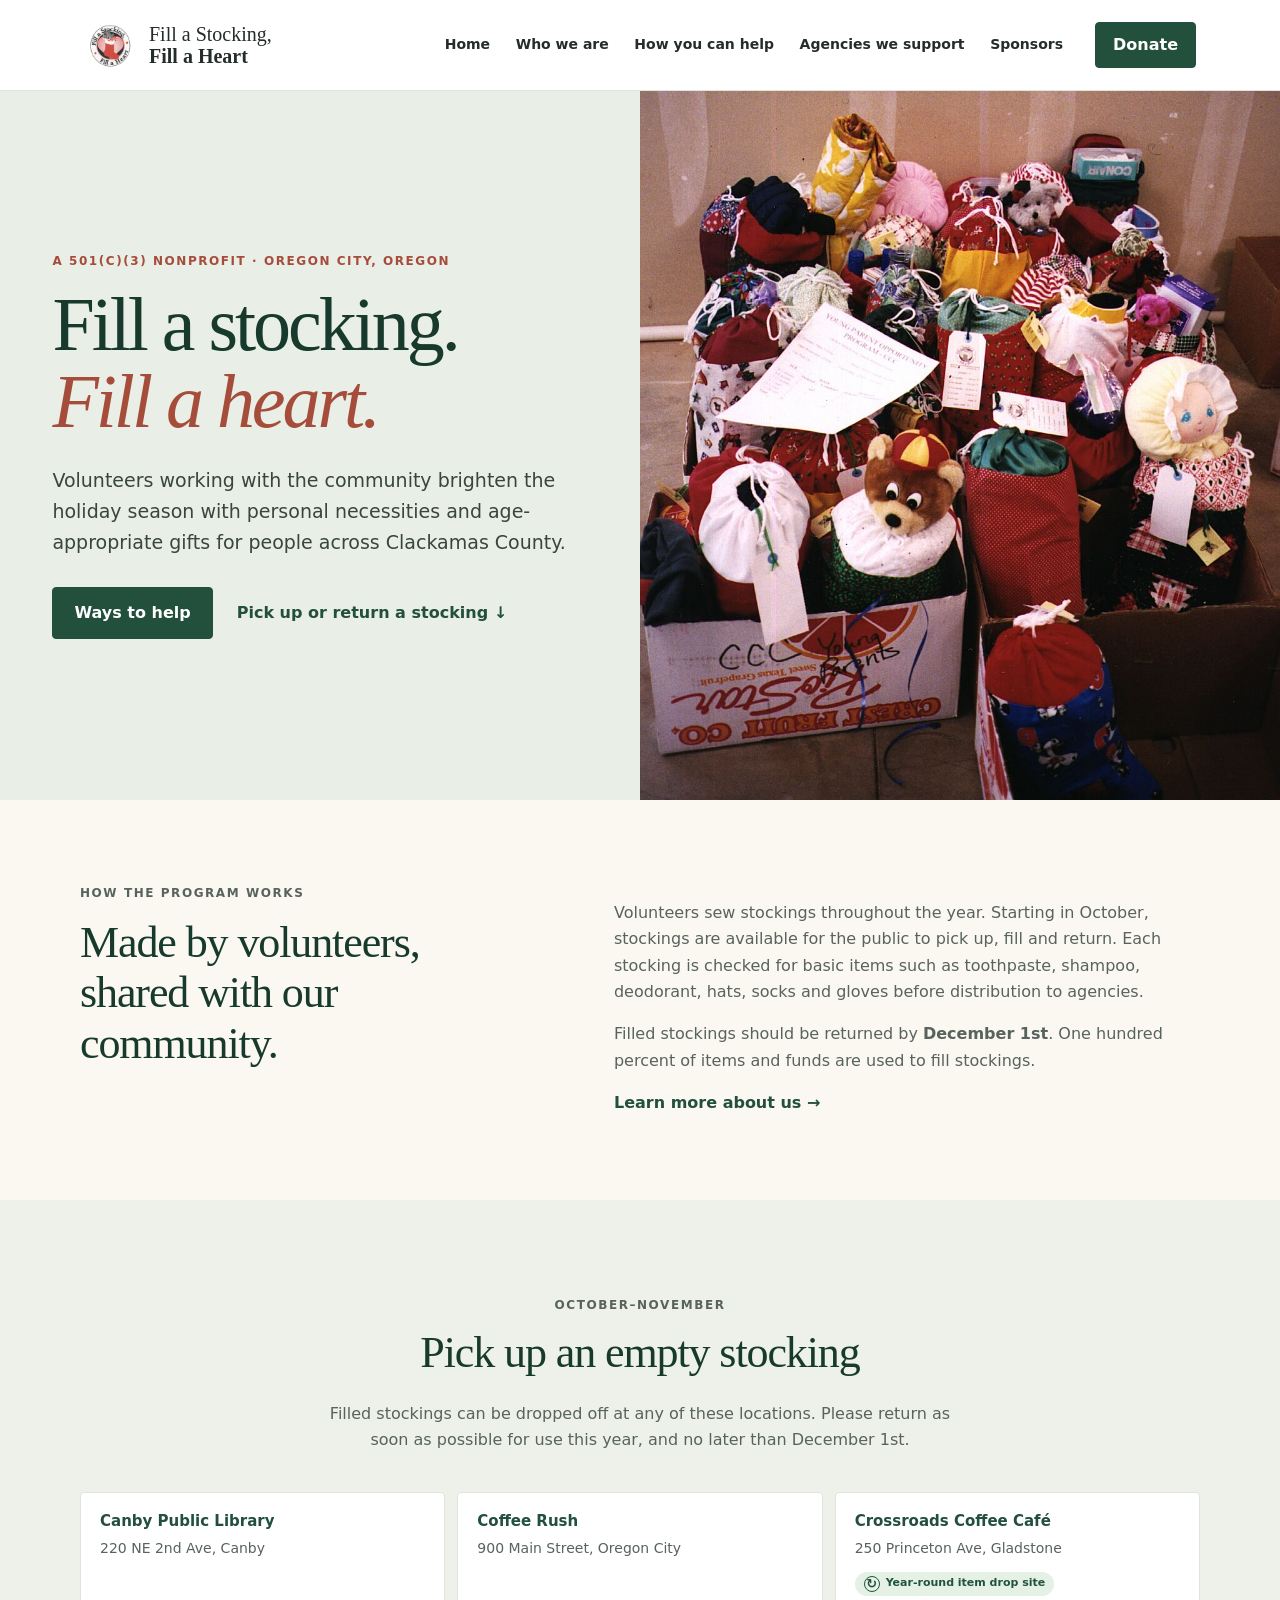
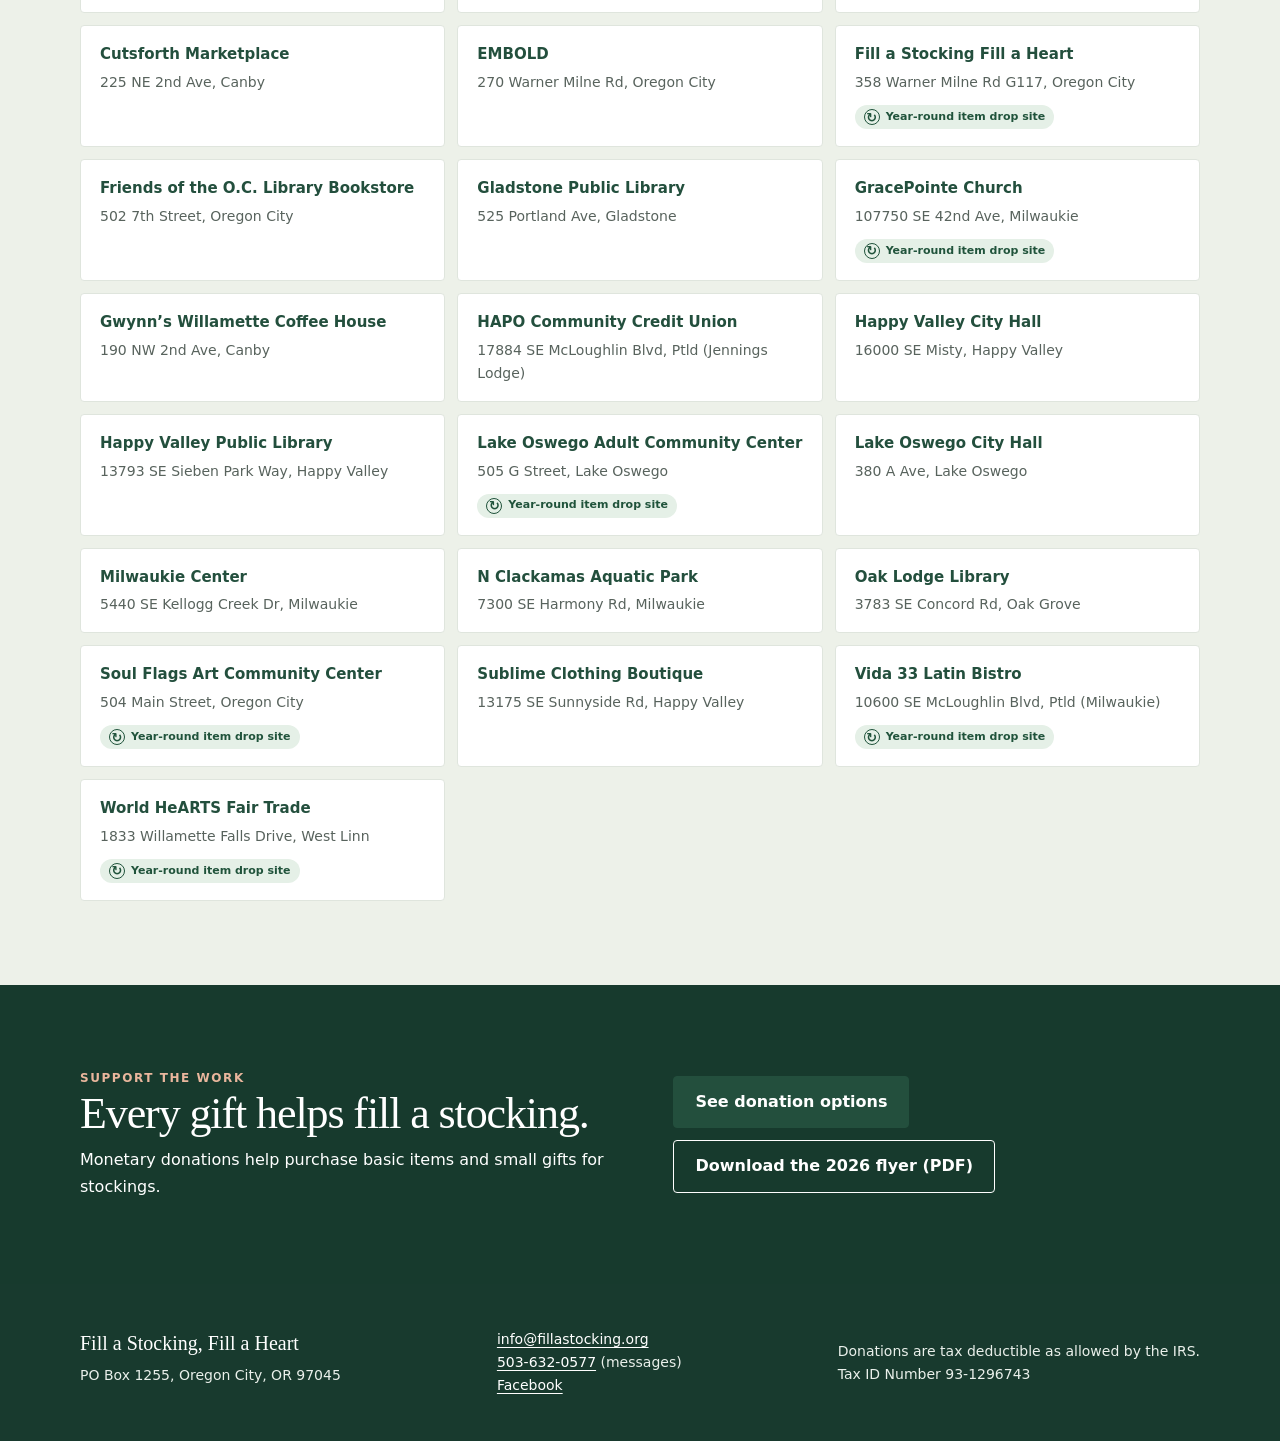
<file: index.html>
<!doctype html><html lang="en"><head><meta charset="utf-8"><meta name="viewport" content="width=device-width, initial-scale=1"><meta name="description" content="Fill a Stocking, Fill a Heart fills and distributes handmade Christmas stockings to agencies in Clackamas County."><title>Home | Fill a Stocking, Fill a Heart</title><link rel="stylesheet" href="css/site.css"></head><body><a class="skip-link" href="#main">Skip to content</a>
<header class="site-header">
  <div class="header-inner">
    <a class="identity" href="index.html"><img src="img/Logo-small.gif" alt=""><span>Fill a Stocking,<br><strong>Fill a Heart</strong></span></a>
    <button class="menu-toggle" type="button" aria-expanded="false" aria-controls="site-nav">Menu</button>
    <nav id="site-nav" aria-label="Main navigation"><a href="index.html">Home</a><a href="about.html">Who we are</a><a href="donateitems.html">How you can help</a><a href="agencies.html">Agencies we support</a><a href="sponsors.html">Sponsors</a></nav>
    <a class="button button-small" href="donateitems.html#donate">Donate</a>
  </div>
</header><main id="main"><section class="hero"><div class="hero-content"><p class="eyebrow">A 501(c)(3) nonprofit · Oregon City, Oregon</p><h1>Fill a stocking.<br><em>Fill a heart.</em></h1><p class="hero-copy">Volunteers working with the community brighten the holiday season with personal necessities and age-appropriate gifts for people across Clackamas County.</p><div class="actions"><a class="button" href="donateitems.html">Ways to help</a><a class="text-link" href="#stocking-locations">Pick up or return a stocking <span aria-hidden="true">↓</span></a></div></div><img class="hero-image" src="img/stockings.jpg" alt="Handmade Christmas stockings"></section>
<section class="section intro-grid"><div><p class="eyebrow">How the program works</p><h2>Made by volunteers, shared with our community.</h2></div><div><p>Volunteers sew stockings throughout the year. Starting in October, stockings are available for the public to pick up, fill and return. Each stocking is checked for basic items such as toothpaste, shampoo, deodorant, hats, socks and gloves before distribution to agencies.</p><p>Filled stockings should be returned by <strong>December 1st</strong>. One hundred percent of items and funds are used to fill stockings.</p><a class="text-link" href="about.html">Learn more about us →</a></div></section>
<section class="section section-tint" id="stocking-locations"><div class="section-heading"><p class="eyebrow">October–November</p><h2>Pick up an empty stocking</h2><p>Filled stockings can be dropped off at any of these locations. Please return as soon as possible for use this year, and no later than December 1st.</p></div><div class="location-grid"><article class="location"><h3><a href="https://www.google.com/maps/search/?api=1&query=220%20NE%202nd%20Ave%2C%20Canby" target="_blank" rel="noopener noreferrer" aria-label="Find Canby Public Library on Google Maps">Canby Public Library</a></h3><p>220 NE 2nd Ave, Canby</p></article><article class="location"><h3><a href="https://www.google.com/maps/search/?api=1&query=900%20Main%20Street%2C%20Oregon%20City" target="_blank" rel="noopener noreferrer" aria-label="Find Coffee Rush on Google Maps">Coffee Rush</a></h3><p>900 Main Street, Oregon City</p></article><article class="location"><h3><a href="https://www.google.com/maps/search/?api=1&query=250%20Princeton%20Ave%2C%20Gladstone" target="_blank" rel="noopener noreferrer" aria-label="Find Crossroads Coffee Café on Google Maps">Crossroads Coffee Café</a></h3><p>250 Princeton Ave, Gladstone</p><span class="year-round-badge"><span aria-hidden="true">↻</span> Year-round item drop site</span></article><article class="location"><h3><a href="https://www.google.com/maps/search/?api=1&query=225%20NE%202nd%20Ave%2C%20Canby" target="_blank" rel="noopener noreferrer" aria-label="Find Cutsforth Marketplace on Google Maps">Cutsforth Marketplace</a></h3><p>225 NE 2nd Ave, Canby</p></article><article class="location"><h3><a href="https://www.google.com/maps/search/?api=1&query=270%20Warner%20Milne%20Rd%2C%20Oregon%20City" target="_blank" rel="noopener noreferrer" aria-label="Find EMBOLD on Google Maps">EMBOLD</a></h3><p>270 Warner Milne Rd, Oregon City</p></article><article class="location"><h3><a href="https://www.google.com/maps/search/?api=1&query=358%20Warner%20Milne%20Rd%20G117%2C%20Oregon%20City" target="_blank" rel="noopener noreferrer" aria-label="Find Fill a Stocking Fill a Heart on Google Maps">Fill a Stocking Fill a Heart</a></h3><p>358 Warner Milne Rd G117, Oregon City</p><span class="year-round-badge"><span aria-hidden="true">↻</span> Year-round item drop site</span></article><article class="location"><h3><a href="https://www.google.com/maps/search/?api=1&query=502%207th%20Street%2C%20Oregon%20City" target="_blank" rel="noopener noreferrer" aria-label="Find Friends of the O.C. Library Bookstore on Google Maps">Friends of the O.C. Library Bookstore</a></h3><p>502 7th Street, Oregon City</p></article><article class="location"><h3><a href="https://www.google.com/maps/search/?api=1&query=525%20Portland%20Ave%2C%20Gladstone" target="_blank" rel="noopener noreferrer" aria-label="Find Gladstone Public Library on Google Maps">Gladstone Public Library</a></h3><p>525 Portland Ave, Gladstone</p></article><article class="location"><h3><a href="https://www.google.com/maps/search/?api=1&query=107750%20SE%2042nd%20Ave%2C%20Milwaukie" target="_blank" rel="noopener noreferrer" aria-label="Find GracePointe Church on Google Maps">GracePointe Church</a></h3><p>107750 SE 42nd Ave, Milwaukie</p><span class="year-round-badge"><span aria-hidden="true">↻</span> Year-round item drop site</span></article><article class="location"><h3><a href="https://www.google.com/maps/search/?api=1&query=190%20NW%202nd%20Ave%2C%20Canby" target="_blank" rel="noopener noreferrer" aria-label="Find Gwynn’s Willamette Coffee House on Google Maps">Gwynn’s Willamette Coffee House</a></h3><p>190 NW 2nd Ave, Canby</p></article><article class="location"><h3><a href="https://www.google.com/maps/search/?api=1&query=17884%20SE%20McLoughlin%20Blvd%2C%20Ptld%20%28Jennings%20Lodge%29" target="_blank" rel="noopener noreferrer" aria-label="Find HAPO Community Credit Union on Google Maps">HAPO Community Credit Union</a></h3><p>17884 SE McLoughlin Blvd, Ptld (Jennings Lodge)</p></article><article class="location"><h3><a href="https://www.google.com/maps/search/?api=1&query=16000%20SE%20Misty%2C%20Happy%20Valley" target="_blank" rel="noopener noreferrer" aria-label="Find Happy Valley City Hall on Google Maps">Happy Valley City Hall</a></h3><p>16000 SE Misty, Happy Valley</p></article><article class="location"><h3><a href="https://www.google.com/maps/search/?api=1&query=13793%20SE%20Sieben%20Park%20Way%2C%20Happy%20Valley" target="_blank" rel="noopener noreferrer" aria-label="Find Happy Valley Public Library on Google Maps">Happy Valley Public Library</a></h3><p>13793 SE Sieben Park Way, Happy Valley</p></article><article class="location"><h3><a href="https://www.google.com/maps/search/?api=1&query=505%20G%20Street%2C%20Lake%20Oswego" target="_blank" rel="noopener noreferrer" aria-label="Find Lake Oswego Adult Community Center on Google Maps">Lake Oswego Adult Community Center</a></h3><p>505 G Street, Lake Oswego</p><span class="year-round-badge"><span aria-hidden="true">↻</span> Year-round item drop site</span></article><article class="location"><h3><a href="https://www.google.com/maps/search/?api=1&query=380%20A%20Ave%2C%20Lake%20Oswego" target="_blank" rel="noopener noreferrer" aria-label="Find Lake Oswego City Hall on Google Maps">Lake Oswego City Hall</a></h3><p>380 A Ave, Lake Oswego</p></article><article class="location"><h3><a href="https://www.google.com/maps/search/?api=1&query=5440%20SE%20Kellogg%20Creek%20Dr%2C%20Milwaukie" target="_blank" rel="noopener noreferrer" aria-label="Find Milwaukie Center on Google Maps">Milwaukie Center</a></h3><p>5440 SE Kellogg Creek Dr, Milwaukie</p></article><article class="location"><h3><a href="https://www.google.com/maps/search/?api=1&query=7300%20SE%20Harmony%20Rd%2C%20Milwaukie" target="_blank" rel="noopener noreferrer" aria-label="Find N Clackamas Aquatic Park on Google Maps">N Clackamas Aquatic Park</a></h3><p>7300 SE Harmony Rd, Milwaukie</p></article><article class="location"><h3><a href="https://www.google.com/maps/search/?api=1&query=3783%20SE%20Concord%20Rd%2C%20Oak%20Grove" target="_blank" rel="noopener noreferrer" aria-label="Find Oak Lodge Library on Google Maps">Oak Lodge Library</a></h3><p>3783 SE Concord Rd, Oak Grove</p></article><article class="location"><h3><a href="https://www.google.com/maps/search/?api=1&query=504%20Main%20Street%2C%20Oregon%20City" target="_blank" rel="noopener noreferrer" aria-label="Find Soul Flags Art Community Center on Google Maps">Soul Flags Art Community Center</a></h3><p>504 Main Street, Oregon City</p><span class="year-round-badge"><span aria-hidden="true">↻</span> Year-round item drop site</span></article><article class="location"><h3><a href="https://www.google.com/maps/search/?api=1&query=13175%20SE%20Sunnyside%20Rd%2C%20Happy%20Valley" target="_blank" rel="noopener noreferrer" aria-label="Find Sublime Clothing Boutique on Google Maps">Sublime Clothing Boutique</a></h3><p>13175 SE Sunnyside Rd, Happy Valley</p></article><article class="location"><h3><a href="https://www.google.com/maps/search/?api=1&query=10600%20SE%20McLoughlin%20Blvd%2C%20Ptld%20%28Milwaukie%29" target="_blank" rel="noopener noreferrer" aria-label="Find Vida 33 Latin Bistro on Google Maps">Vida 33 Latin Bistro</a></h3><p>10600 SE McLoughlin Blvd, Ptld (Milwaukie)</p><span class="year-round-badge"><span aria-hidden="true">↻</span> Year-round item drop site</span></article><article class="location"><h3><a href="https://www.google.com/maps/search/?api=1&query=1833%20Willamette%20Falls%20Drive%2C%20West%20Linn" target="_blank" rel="noopener noreferrer" aria-label="Find World HeARTS Fair Trade on Google Maps">World HeARTS Fair Trade</a></h3><p>1833 Willamette Falls Drive, West Linn</p><span class="year-round-badge"><span aria-hidden="true">↻</span> Year-round item drop site</span></article></div></section>
<section class="section callout"><div><p class="eyebrow">Support the work</p><h2>Every gift helps fill a stocking.</h2><p>Monetary donations help purchase basic items and small gifts for stockings.</p></div><div class="callout-actions"><a class="button" href="donateitems.html#donate">See donation options</a><a class="button button-outline" href="img/2026-FASFAH-Flyer.pdf" download>Download the 2026 flyer (PDF)</a></div></section></main><footer class="site-footer"><div class="footer-inner"><div><a class="footer-brand" href="index.html">Fill a Stocking, Fill a Heart</a><p>PO Box 1255, Oregon City, OR 97045</p></div><div><p><a href="mailto:info@fillastocking.org">info@fillastocking.org</a><br><a href="tel:5036320577">503-632-0577</a> (messages)<br><a href="https://www.facebook.com/fillastocking">Facebook</a></p></div><div><p>Donations are tax deductible as allowed by the IRS.<br>Tax ID Number 93-1296743</p></div></div></footer>
<script src="js/site.js"></script></body></html>
</file>
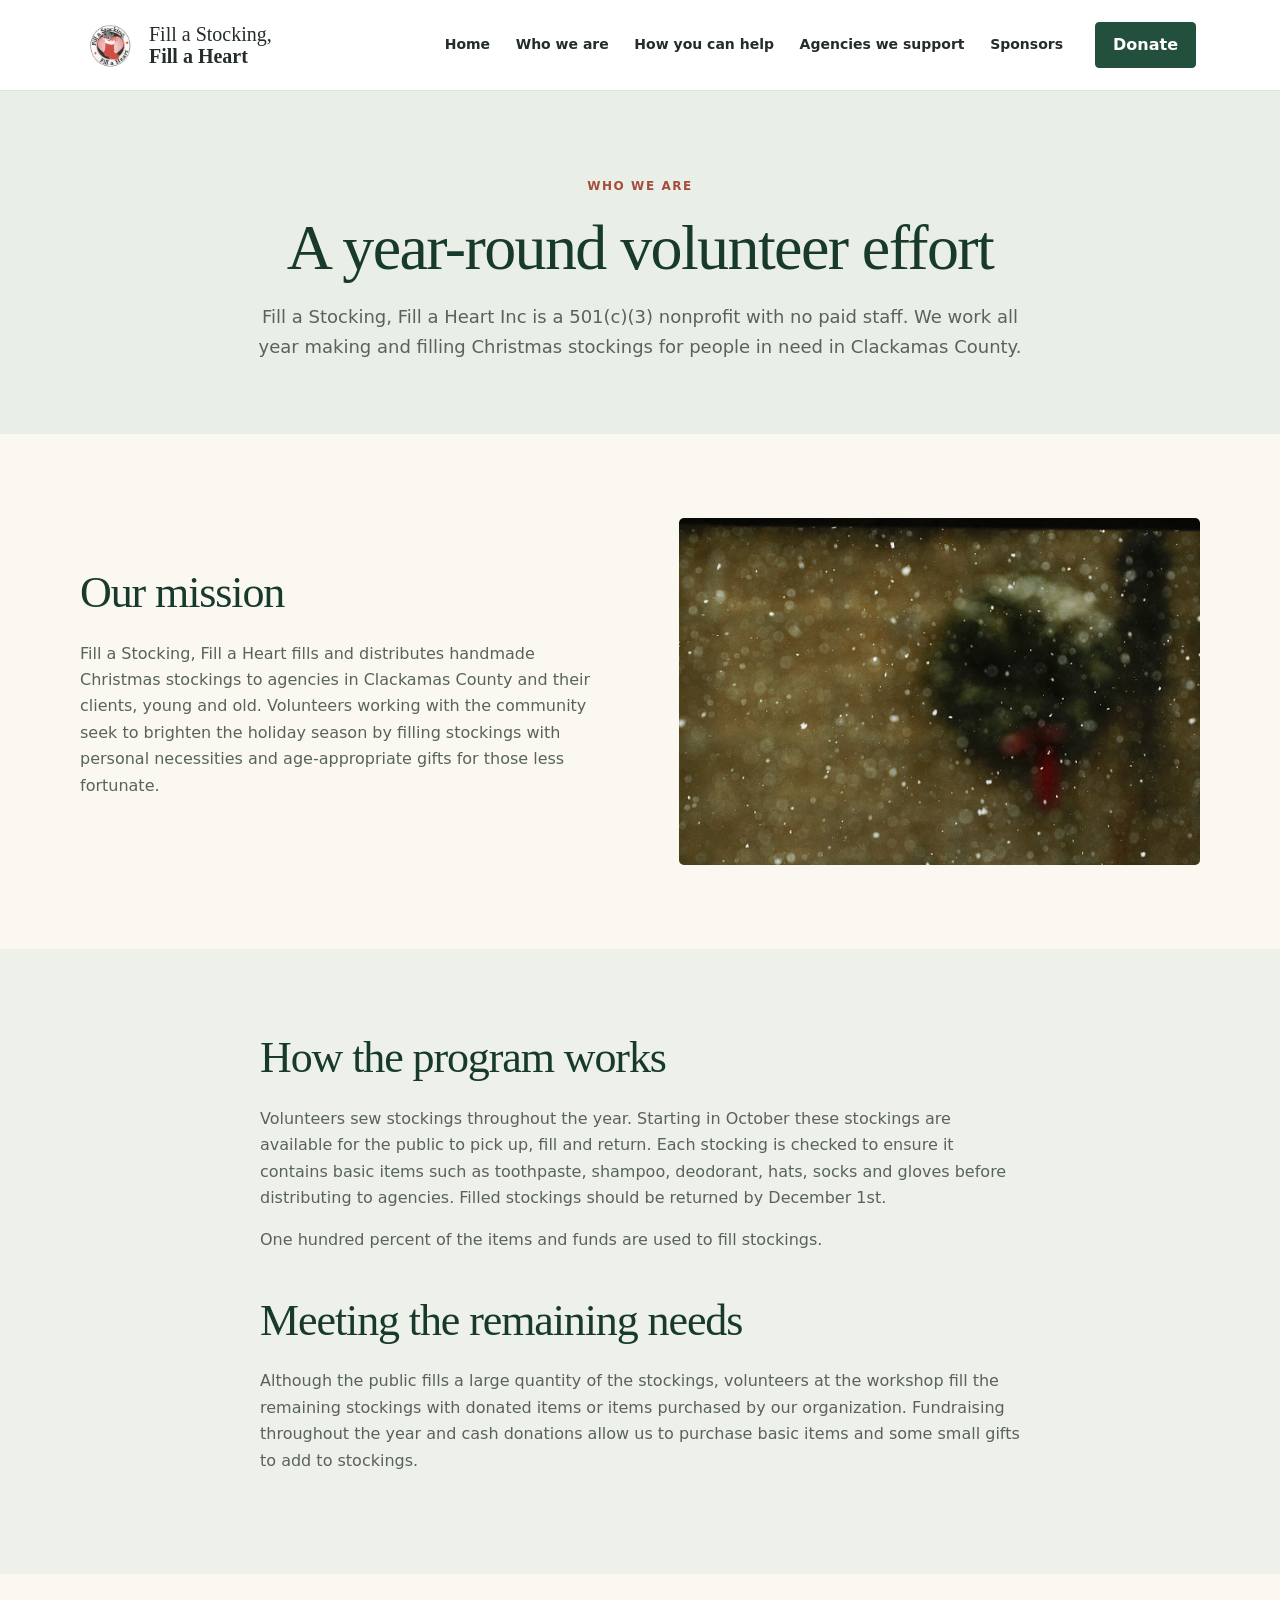
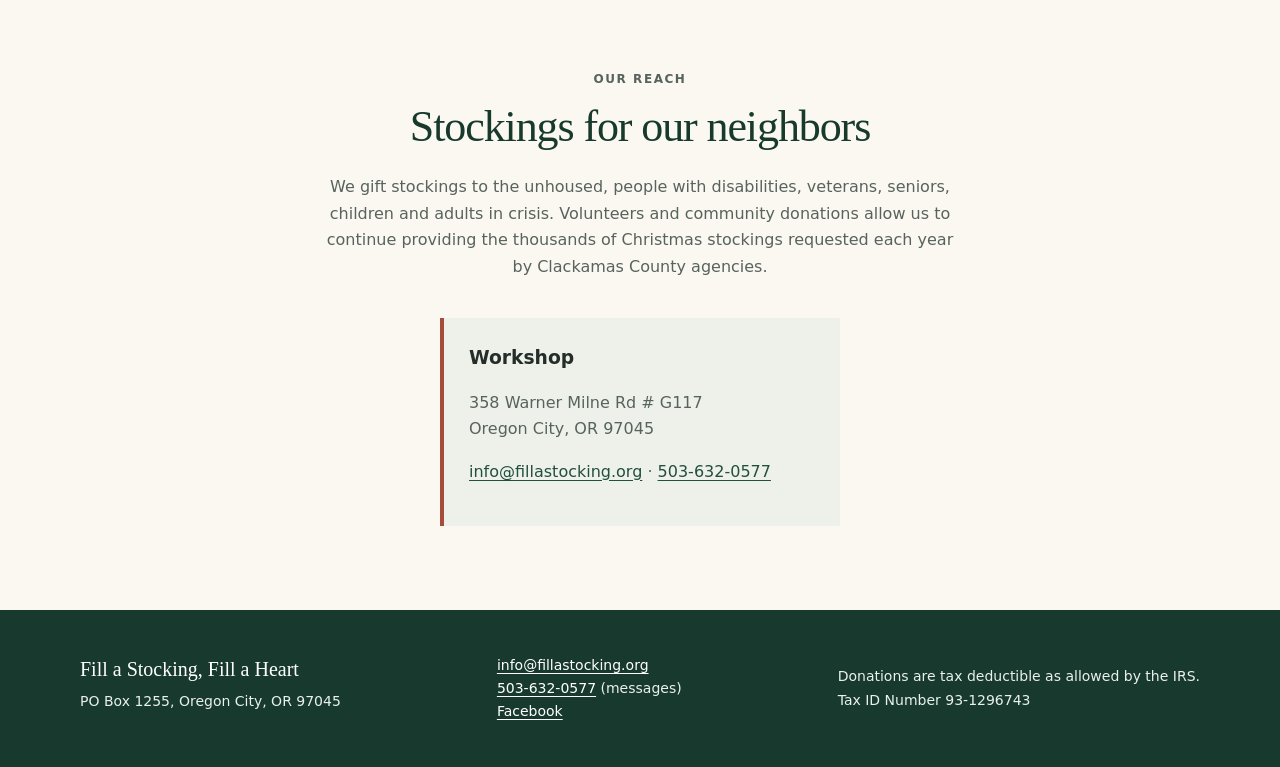
<file: about.html>
<!doctype html><html lang="en"><head><meta charset="utf-8"><meta name="viewport" content="width=device-width, initial-scale=1"><meta name="description" content="About Fill a Stocking, Fill a Heart and how the stocking program works."><title>Who we are | Fill a Stocking, Fill a Heart</title><link rel="stylesheet" href="css/site.css"></head><body><a class="skip-link" href="#main">Skip to content</a>
<header class="site-header">
  <div class="header-inner">
    <a class="identity" href="index.html"><img src="img/Logo-small.gif" alt=""><span>Fill a Stocking,<br><strong>Fill a Heart</strong></span></a>
    <button class="menu-toggle" type="button" aria-expanded="false" aria-controls="site-nav">Menu</button>
    <nav id="site-nav" aria-label="Main navigation"><a href="index.html">Home</a><a href="about.html">Who we are</a><a href="donateitems.html">How you can help</a><a href="agencies.html">Agencies we support</a><a href="sponsors.html">Sponsors</a></nav>
    <a class="button button-small" href="donateitems.html#donate">Donate</a>
  </div>
</header><main id="main"><section class="page-hero"><p class="eyebrow">Who we are</p><h1>A year-round volunteer effort</h1><p>Fill a Stocking, Fill a Heart Inc is a 501(c)(3) nonprofit with no paid staff. We work all year making and filling Christmas stockings for people in need in Clackamas County.</p></section><section class="section split"><div><h2>Our mission</h2><p>Fill a Stocking, Fill a Heart fills and distributes handmade Christmas stockings to agencies in Clackamas County and their clients, young and old. Volunteers working with the community seek to brighten the holiday season by filling stockings with personal necessities and age-appropriate gifts for those less fortunate.</p></div><img src="img/374162143_c8b284d20c_z.jpg" alt="Volunteers preparing Christmas stockings"></section><section class="section section-tint"><div class="narrow"><h2>How the program works</h2><p>Volunteers sew stockings throughout the year. Starting in October these stockings are available for the public to pick up, fill and return. Each stocking is checked to ensure it contains basic items such as toothpaste, shampoo, deodorant, hats, socks and gloves before distributing to agencies. Filled stockings should be returned by December 1st.</p><p>One hundred percent of the items and funds are used to fill stockings.</p><h2>Meeting the remaining needs</h2><p>Although the public fills a large quantity of the stockings, volunteers at the workshop fill the remaining stockings with donated items or items purchased by our organization. Fundraising throughout the year and cash donations allow us to purchase basic items and some small gifts to add to stockings.</p></div></section><section class="section"><div class="section-heading"><p class="eyebrow">Our reach</p><h2>Stockings for our neighbors</h2><p>We gift stockings to the unhoused, people with disabilities, veterans, seniors, children and adults in crisis. Volunteers and community donations allow us to continue providing the thousands of Christmas stockings requested each year by Clackamas County agencies.</p></div><div class="contact-card"><h3>Workshop</h3><p>358 Warner Milne Rd # G117<br>Oregon City, OR 97045</p><p><a href="mailto:info@fillastocking.org">info@fillastocking.org</a> · <a href="tel:5036320577">503-632-0577</a></p></div></section></main><footer class="site-footer"><div class="footer-inner"><div><a class="footer-brand" href="index.html">Fill a Stocking, Fill a Heart</a><p>PO Box 1255, Oregon City, OR 97045</p></div><div><p><a href="mailto:info@fillastocking.org">info@fillastocking.org</a><br><a href="tel:5036320577">503-632-0577</a> (messages)<br><a href="https://www.facebook.com/fillastocking">Facebook</a></p></div><div><p>Donations are tax deductible as allowed by the IRS.<br>Tax ID Number 93-1296743</p></div></div></footer>
<script src="js/site.js"></script></body></html>
</file>
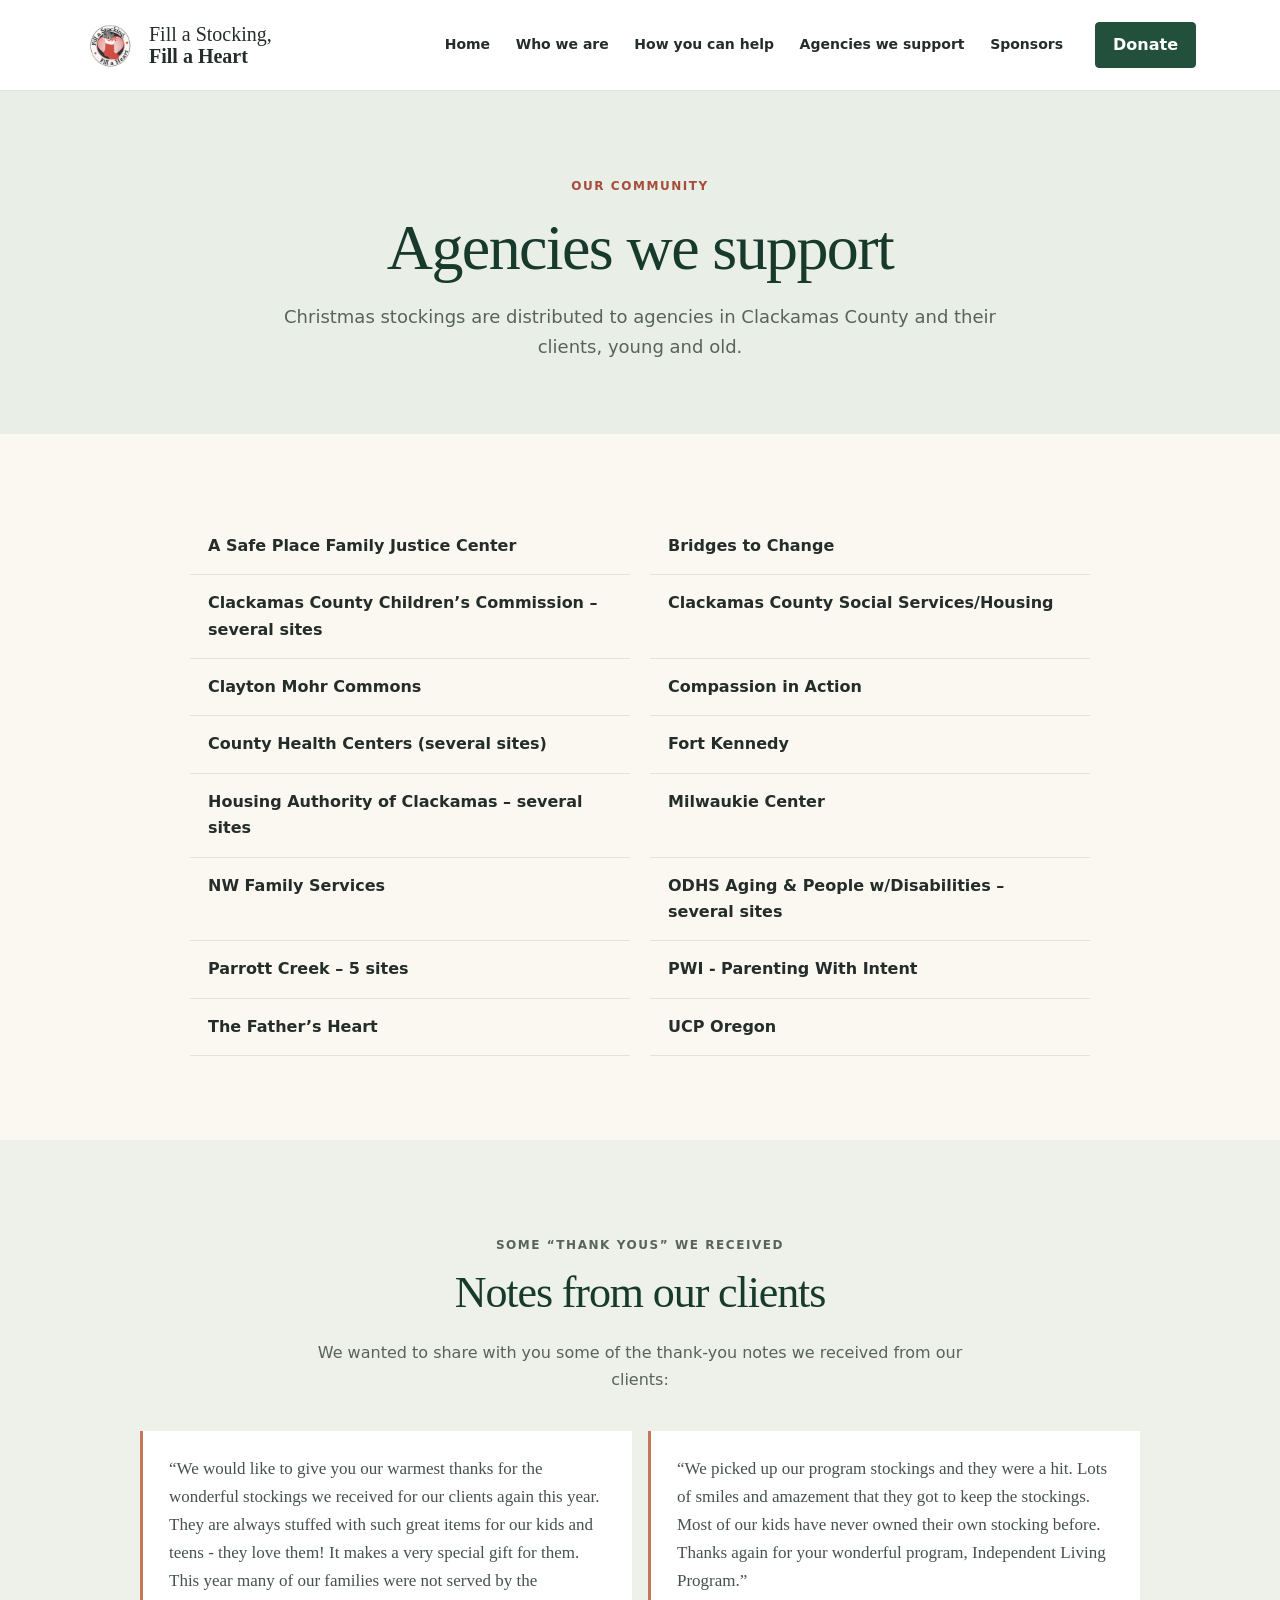
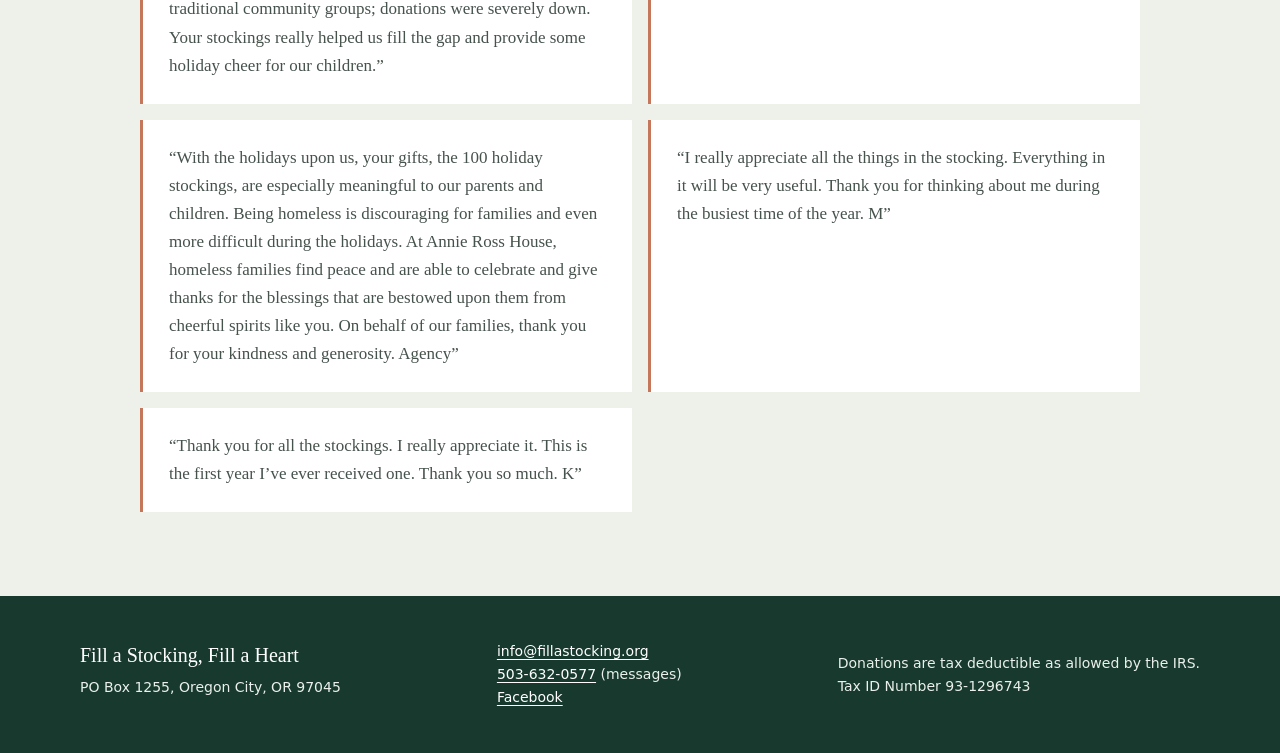
<file: agencies.html>
<!doctype html><html lang="en"><head><meta charset="utf-8"><meta name="viewport" content="width=device-width, initial-scale=1"><meta name="description" content="Clackamas County agencies that receive Christmas stockings and thank-you notes."><title>Agencies we support | Fill a Stocking, Fill a Heart</title><link rel="stylesheet" href="css/site.css"></head><body><a class="skip-link" href="#main">Skip to content</a>
<header class="site-header">
  <div class="header-inner">
    <a class="identity" href="index.html"><img src="img/Logo-small.gif" alt=""><span>Fill a Stocking,<br><strong>Fill a Heart</strong></span></a>
    <button class="menu-toggle" type="button" aria-expanded="false" aria-controls="site-nav">Menu</button>
    <nav id="site-nav" aria-label="Main navigation"><a href="index.html">Home</a><a href="about.html">Who we are</a><a href="donateitems.html">How you can help</a><a href="agencies.html">Agencies we support</a><a href="sponsors.html">Sponsors</a></nav>
    <a class="button button-small" href="donateitems.html#donate">Donate</a>
  </div>
</header><main id="main"><section class="page-hero"><p class="eyebrow">Our community</p><h1>Agencies we support</h1><p>Christmas stockings are distributed to agencies in Clackamas County and their clients, young and old.</p></section><section class="section"><div class="agency-list"><div>A Safe Place Family Justice Center</div><div>Bridges to Change</div><div>Clackamas County Children’s Commission – several sites</div><div>Clackamas County Social Services/Housing</div><div>Clayton Mohr Commons</div><div>Compassion in Action</div><div>County Health Centers (several sites)</div><div>Fort Kennedy</div><div>Housing Authority of Clackamas – several sites</div><div>Milwaukie Center</div><div>NW Family Services</div><div>ODHS Aging & People w/Disabilities – several sites</div><div>Parrott Creek – 5 sites</div><div>PWI - Parenting With Intent</div><div>The Father’s Heart</div><div>UCP Oregon</div></div></section><section class="section section-tint"><div class="section-heading"><p class="eyebrow">Some “thank yous” we received</p><h2>Notes from our clients</h2><p>We wanted to share with you some of the thank-you notes we received from our clients:</p></div><div class="quotes"><blockquote>“We would like to give you our warmest thanks for the wonderful stockings we received for our clients again this year. They are always stuffed with such great items for our kids and teens - they love them! It makes a very special gift for them. This year many of our families were not served by the traditional community groups; donations were severely down. Your stockings really helped us fill the gap and provide some holiday cheer for our children.”</blockquote><blockquote>“We picked up our program stockings and they were a hit. Lots of smiles and amazement that they got to keep the stockings. Most of our kids have never owned their own stocking before. Thanks again for your wonderful program, Independent Living Program.”</blockquote><blockquote>“With the holidays upon us, your gifts, the 100 holiday stockings, are especially meaningful to our parents and children. Being homeless is discouraging for families and even more difficult during the holidays. At Annie Ross House, homeless families find peace and are able to celebrate and give thanks for the blessings that are bestowed upon them from cheerful spirits like you. On behalf of our families, thank you for your kindness and generosity. Agency”</blockquote><blockquote>“I really appreciate all the things in the stocking. Everything in it will be very useful. Thank you for thinking about me during the busiest time of the year. M”</blockquote><blockquote>“Thank you for all the stockings. I really appreciate it. This is the first year I’ve ever received one. Thank you so much. K”</blockquote></div></section></main><footer class="site-footer"><div class="footer-inner"><div><a class="footer-brand" href="index.html">Fill a Stocking, Fill a Heart</a><p>PO Box 1255, Oregon City, OR 97045</p></div><div><p><a href="mailto:info@fillastocking.org">info@fillastocking.org</a><br><a href="tel:5036320577">503-632-0577</a> (messages)<br><a href="https://www.facebook.com/fillastocking">Facebook</a></p></div><div><p>Donations are tax deductible as allowed by the IRS.<br>Tax ID Number 93-1296743</p></div></div></footer>
<script src="js/site.js"></script></body></html>
</file>
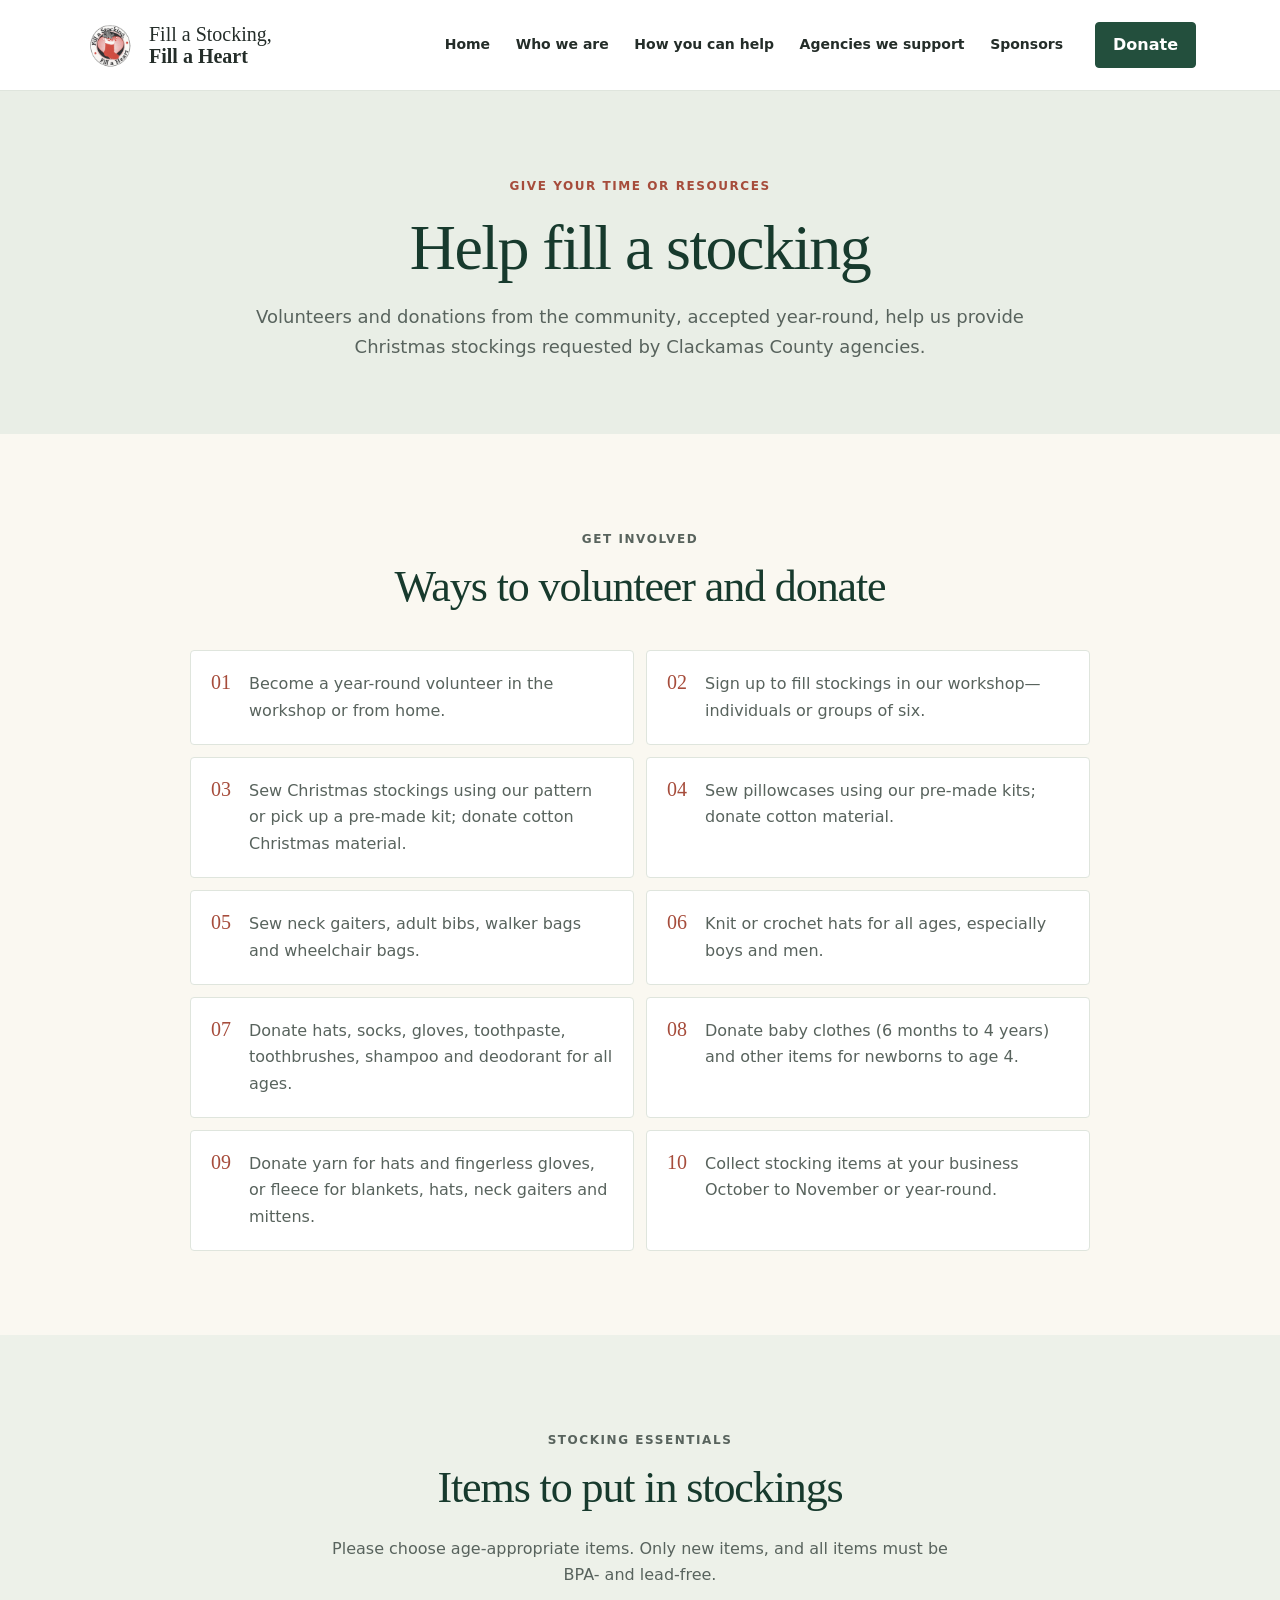
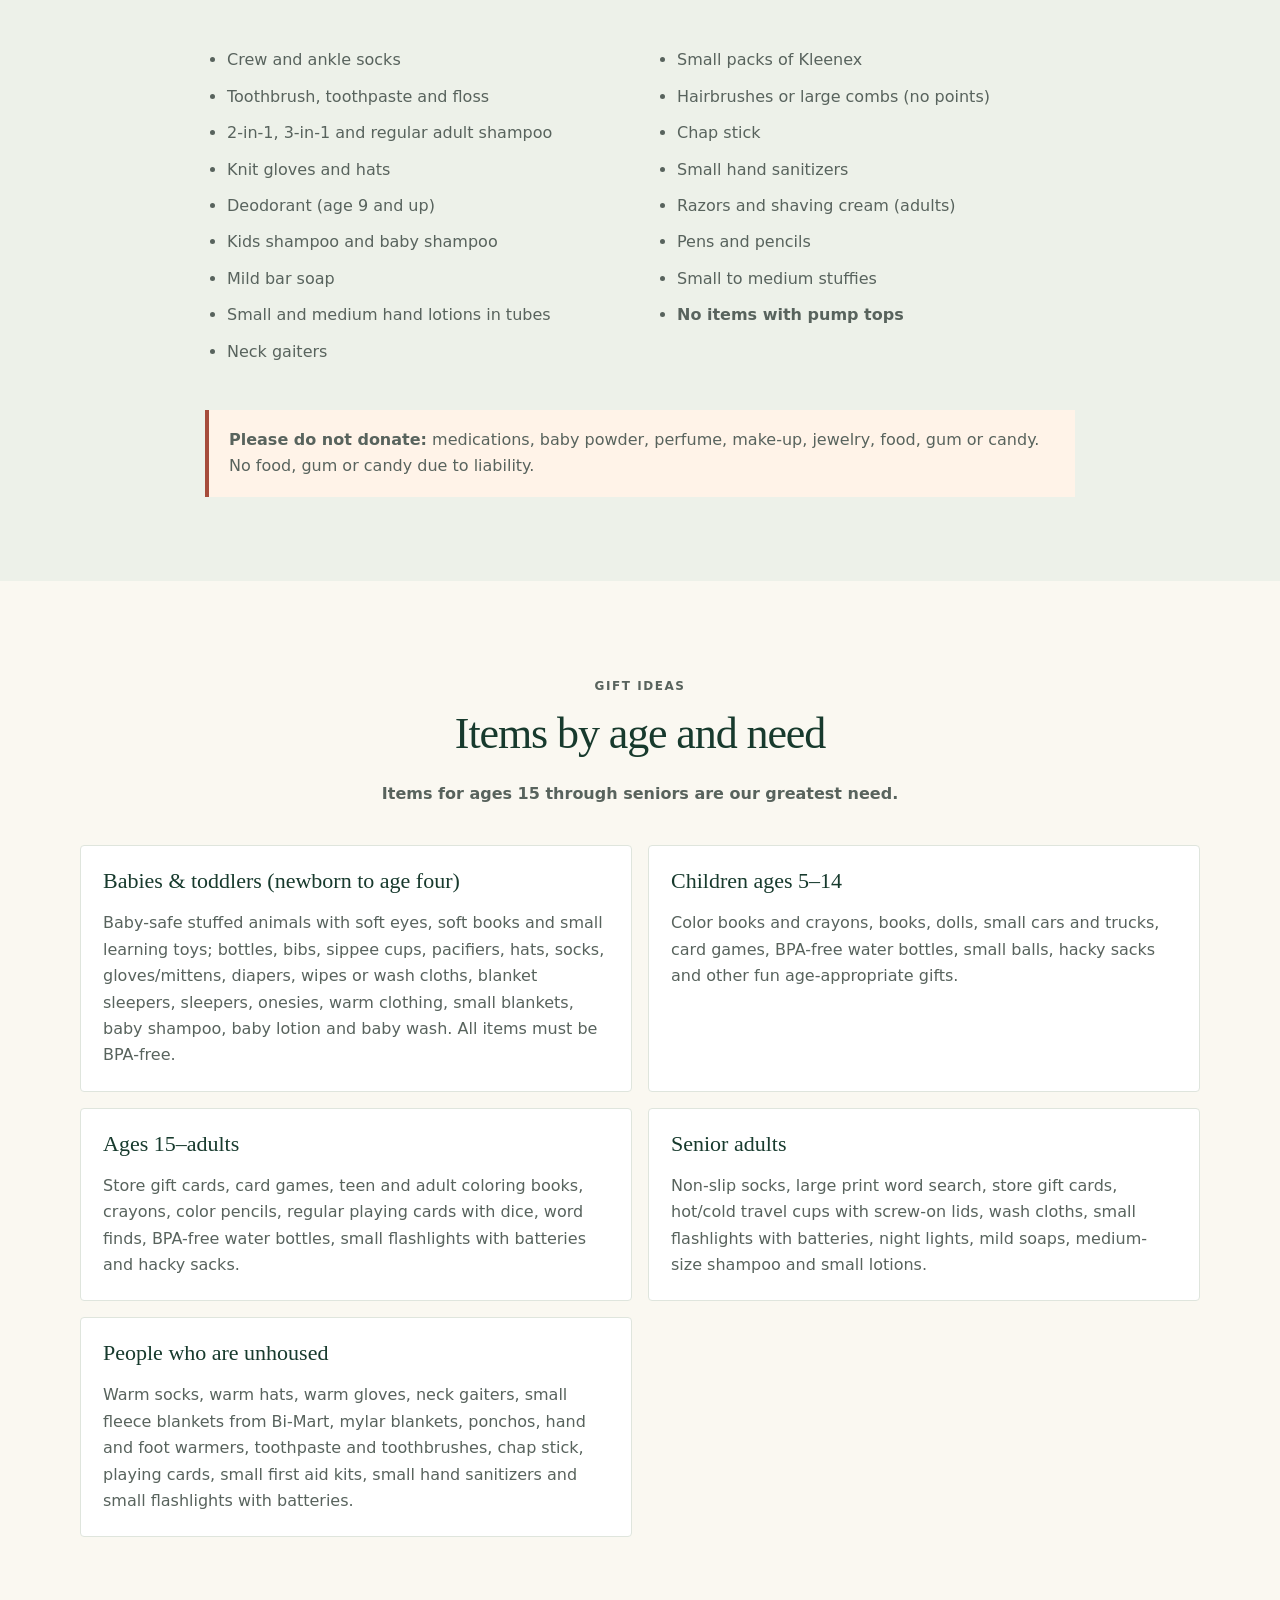
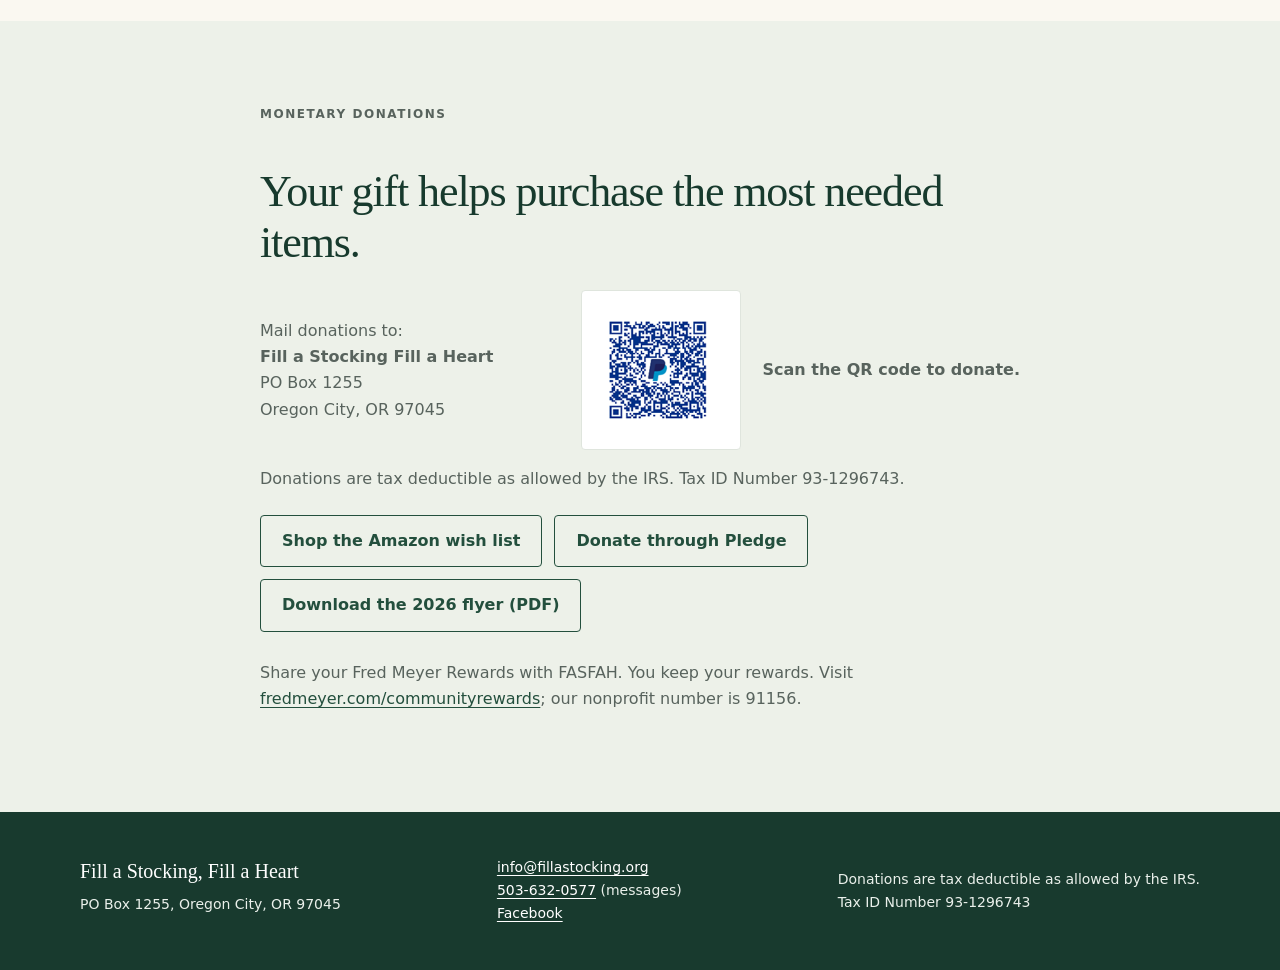
<file: donateitems.html>
<!doctype html><html lang="en"><head><meta charset="utf-8"><meta name="viewport" content="width=device-width, initial-scale=1"><meta name="description" content="Volunteer, donate items, or make a monetary donation to Fill a Stocking, Fill a Heart."><title>How you can help | Fill a Stocking, Fill a Heart</title><link rel="stylesheet" href="css/site.css"></head><body><a class="skip-link" href="#main">Skip to content</a>
<header class="site-header">
  <div class="header-inner">
    <a class="identity" href="index.html"><img src="img/Logo-small.gif" alt=""><span>Fill a Stocking,<br><strong>Fill a Heart</strong></span></a>
    <button class="menu-toggle" type="button" aria-expanded="false" aria-controls="site-nav">Menu</button>
    <nav id="site-nav" aria-label="Main navigation"><a href="index.html">Home</a><a href="about.html">Who we are</a><a href="donateitems.html">How you can help</a><a href="agencies.html">Agencies we support</a><a href="sponsors.html">Sponsors</a></nav>
    <a class="button button-small" href="donateitems.html#donate">Donate</a>
  </div>
</header><main id="main"><section class="page-hero"><p class="eyebrow">Give your time or resources</p><h1>Help fill a stocking</h1><p>Volunteers and donations from the community, accepted year-round, help us provide Christmas stockings requested by Clackamas County agencies.</p></section><section class="section"><div class="section-heading"><p class="eyebrow">Get involved</p><h2>Ways to volunteer and donate</h2></div><div class="help-grid"><article class="help-card"><span class="card-number">01</span><p>Become a year-round volunteer in the workshop or from home.</p></article><article class="help-card"><span class="card-number">02</span><p>Sign up to fill stockings in our workshop—individuals or groups of six.</p></article><article class="help-card"><span class="card-number">03</span><p>Sew Christmas stockings using our pattern or pick up a pre-made kit; donate cotton Christmas material.</p></article><article class="help-card"><span class="card-number">04</span><p>Sew pillowcases using our pre-made kits; donate cotton material.</p></article><article class="help-card"><span class="card-number">05</span><p>Sew neck gaiters, adult bibs, walker bags and wheelchair bags.</p></article><article class="help-card"><span class="card-number">06</span><p>Knit or crochet hats for all ages, especially boys and men.</p></article><article class="help-card"><span class="card-number">07</span><p>Donate hats, socks, gloves, toothpaste, toothbrushes, shampoo and deodorant for all ages.</p></article><article class="help-card"><span class="card-number">08</span><p>Donate baby clothes (6 months to 4 years) and other items for newborns to age 4.</p></article><article class="help-card"><span class="card-number">09</span><p>Donate yarn for hats and fingerless gloves, or fleece for blankets, hats, neck gaiters and mittens.</p></article><article class="help-card"><span class="card-number">10</span><p>Collect stocking items at your business October to November or year-round.</p></article></div></section><section class="section section-tint"><div class="section-heading"><p class="eyebrow">Stocking essentials</p><h2>Items to put in stockings</h2><p>Please choose age-appropriate items. Only new items, and all items must be BPA- and lead-free.</p></div><div class="items-columns"><ul><li>Crew and ankle socks</li><li>Toothbrush, toothpaste and floss</li><li>2-in-1, 3-in-1 and regular adult shampoo</li><li>Knit gloves and hats</li><li>Deodorant (age 9 and up)</li><li>Kids shampoo and baby shampoo</li><li>Mild bar soap</li><li>Small and medium hand lotions in tubes</li><li>Neck gaiters</li></ul><ul><li>Small packs of Kleenex</li><li>Hairbrushes or large combs (no points)</li><li>Chap stick</li><li>Small hand sanitizers</li><li>Razors and shaving cream (adults)</li><li>Pens and pencils</li><li>Small to medium stuffies</li><li><strong>No items with pump tops</strong></li></ul></div><p class="notice"><strong>Please do not donate:</strong> medications, baby powder, perfume, make-up, jewelry, food, gum or candy. No food, gum or candy due to liability.</p></section><section class="section"><div class="section-heading"><p class="eyebrow">Gift ideas</p><h2>Items by age and need</h2><p><strong>Items for ages 15 through seniors are our greatest need.</strong></p></div><div class="gift-grid"><article><h3>Babies & toddlers (newborn to age four)</h3><p>Baby-safe stuffed animals with soft eyes, soft books and small learning toys; bottles, bibs, sippee cups, pacifiers, hats, socks, gloves/mittens, diapers, wipes or wash cloths, blanket sleepers, sleepers, onesies, warm clothing, small blankets, baby shampoo, baby lotion and baby wash. All items must be BPA-free.</p></article><article><h3>Children ages 5–14</h3><p>Color books and crayons, books, dolls, small cars and trucks, card games, BPA-free water bottles, small balls, hacky sacks and other fun age-appropriate gifts.</p></article><article><h3>Ages 15–adults</h3><p>Store gift cards, card games, teen and adult coloring books, crayons, color pencils, regular playing cards with dice, word finds, BPA-free water bottles, small flashlights with batteries and hacky sacks.</p></article><article><h3>Senior adults</h3><p>Non-slip socks, large print word search, store gift cards, hot/cold travel cups with screw-on lids, wash cloths, small flashlights with batteries, night lights, mild soaps, medium-size shampoo and small lotions.</p></article><article><h3>People who are unhoused</h3><p>Warm socks, warm hats, warm gloves, neck gaiters, small fleece blankets from Bi-Mart, mylar blankets, ponchos, hand and foot warmers, toothpaste and toothbrushes, chap stick, playing cards, small first aid kits, small hand sanitizers and small flashlights with batteries.</p></article></div></section><section class="section section-tint" id="donate"><div class="narrow"><p class="eyebrow">Monetary donations</p><h2>Your gift helps purchase the most needed items.</h2><div class="mail-qr-row"><p>Mail donations to:<br><strong>Fill a Stocking Fill a Heart</strong><br>PO Box 1255<br>Oregon City, OR 97045</p><div class="qr-donation"><img src="img/donations-qr-code.png" alt="QR code for donations"><p>Scan the QR code to donate.</p></div></div><p>Donations are tax deductible as allowed by the IRS. Tax ID Number 93-1296743.</p><div class="donation-links"><a class="button button-outline" href="https://www.amazon.com/hz/wishlist/ls/2QXBNMD6RADVB">Shop the Amazon wish list</a><a class="button button-outline" href="https://www.pledge.to/organizations/93-1296743/fill-a-stocking-fill-a-heart">Donate through Pledge</a><a class="button button-outline" href="img/2026-FASFAH-Flyer.pdf" download>Download the 2026 flyer (PDF)</a></div><p>Share your Fred Meyer Rewards with FASFAH. You keep your rewards. Visit <a href="https://www.fredmeyer.com/communityrewards">fredmeyer.com/communityrewards</a>; our nonprofit number is 91156.</p></div></section></main><footer class="site-footer"><div class="footer-inner"><div><a class="footer-brand" href="index.html">Fill a Stocking, Fill a Heart</a><p>PO Box 1255, Oregon City, OR 97045</p></div><div><p><a href="mailto:info@fillastocking.org">info@fillastocking.org</a><br><a href="tel:5036320577">503-632-0577</a> (messages)<br><a href="https://www.facebook.com/fillastocking">Facebook</a></p></div><div><p>Donations are tax deductible as allowed by the IRS.<br>Tax ID Number 93-1296743</p></div></div></footer>
<script src="js/site.js"></script></body></html>
</file>
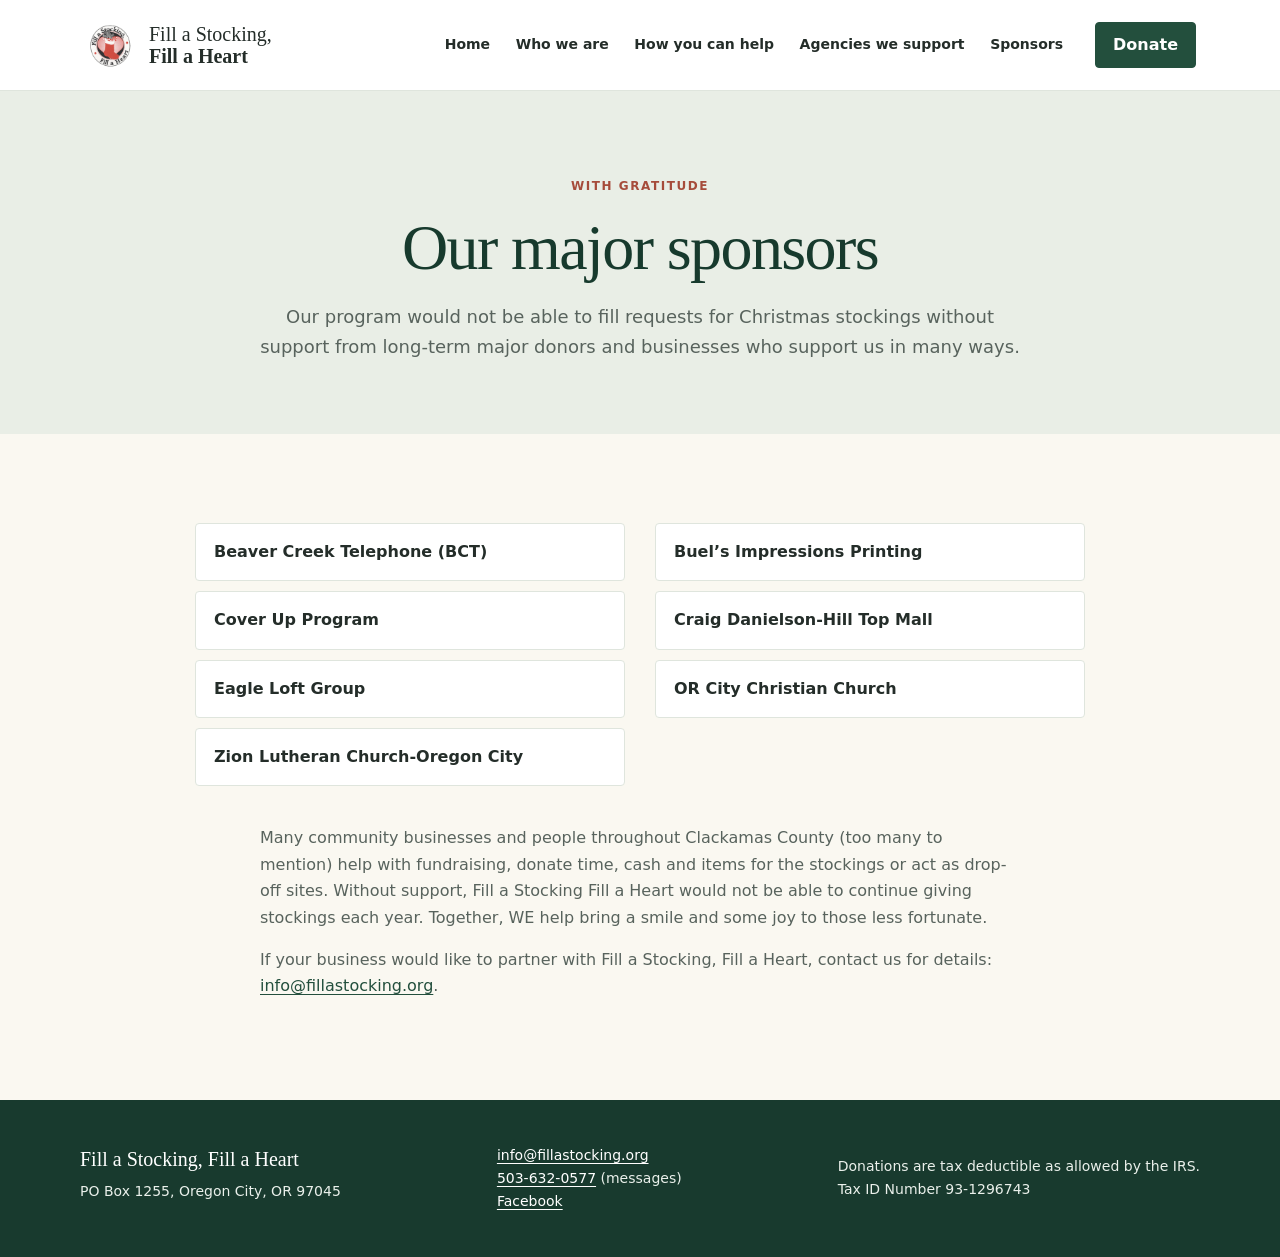
<file: sponsors.html>
<!doctype html><html lang="en"><head><meta charset="utf-8"><meta name="viewport" content="width=device-width, initial-scale=1"><meta name="description" content="Major sponsors and community supporters of Fill a Stocking, Fill a Heart."><title>Sponsors | Fill a Stocking, Fill a Heart</title><link rel="stylesheet" href="css/site.css"></head><body><a class="skip-link" href="#main">Skip to content</a>
<header class="site-header">
  <div class="header-inner">
    <a class="identity" href="index.html"><img src="img/Logo-small.gif" alt=""><span>Fill a Stocking,<br><strong>Fill a Heart</strong></span></a>
    <button class="menu-toggle" type="button" aria-expanded="false" aria-controls="site-nav">Menu</button>
    <nav id="site-nav" aria-label="Main navigation"><a href="index.html">Home</a><a href="about.html">Who we are</a><a href="donateitems.html">How you can help</a><a href="agencies.html">Agencies we support</a><a href="sponsors.html">Sponsors</a></nav>
    <a class="button button-small" href="donateitems.html#donate">Donate</a>
  </div>
</header><main id="main"><section class="page-hero"><p class="eyebrow">With gratitude</p><h1>Our major sponsors</h1><p>Our program would not be able to fill requests for Christmas stockings without support from long-term major donors and businesses who support us in many ways.</p></section><section class="section"><div class="sponsor-list"><div>Beaver Creek Telephone (BCT)</div><div>Buel’s Impressions Printing</div><div>Cover Up Program</div><div>Craig Danielson-Hill Top Mall</div><div>Eagle Loft Group</div><div>OR City Christian Church</div><div>Zion Lutheran Church-Oregon City</div></div><div class="narrow sponsor-thanks"><p>Many community businesses and people throughout Clackamas County (too many to mention) help with fundraising, donate time, cash and items for the stockings or act as drop-off sites. Without support, Fill a Stocking Fill a Heart would not be able to continue giving stockings each year. Together, WE help bring a smile and some joy to those less fortunate.</p><p>If your business would like to partner with Fill a Stocking, Fill a Heart, contact us for details: <a href="mailto:info@fillastocking.org">info@fillastocking.org</a>.</p></div></section></main><footer class="site-footer"><div class="footer-inner"><div><a class="footer-brand" href="index.html">Fill a Stocking, Fill a Heart</a><p>PO Box 1255, Oregon City, OR 97045</p></div><div><p><a href="mailto:info@fillastocking.org">info@fillastocking.org</a><br><a href="tel:5036320577">503-632-0577</a> (messages)<br><a href="https://www.facebook.com/fillastocking">Facebook</a></p></div><div><p>Donations are tax deductible as allowed by the IRS.<br>Tax ID Number 93-1296743</p></div></div></footer>
<script src="js/site.js"></script></body></html>
</file>
<file: css/site.css>
:root{--ink:#242d29;--muted:#58635d;--green:#234f3d;--green-dark:#173a2d;--red:#a64c3b;--cream:#faf8f1;--line:#dfe5dd;--white:#fff;--serif:Georgia,'Times New Roman',serif;--sans:system-ui,-apple-system,BlinkMacSystemFont,'Segoe UI',sans-serif}*{box-sizing:border-box}html{scroll-behavior:smooth}body{margin:0;background:var(--cream);color:var(--ink);font:16px/1.65 var(--sans)}a{color:var(--green);text-underline-offset:3px}a:hover{color:var(--red)}:focus-visible{outline:3px solid #bd6b4e;outline-offset:3px}.skip-link{position:absolute;top:-60px;left:1rem;background:white;padding:.7rem;z-index:5}.skip-link:focus{top:1rem}.site-header{background:#fff;border-bottom:1px solid var(--line)}.header-inner{max-width:1160px;margin:auto;min-height:90px;padding:12px 24px;display:flex;align-items:center;gap:32px}.identity{display:flex;align-items:center;gap:12px;color:var(--ink);font:20px/1.1 var(--serif);text-decoration:none;white-space:nowrap}.identity img{width:53px;height:auto}.identity strong{font-weight:700}.site-header nav{display:flex;align-items:center;justify-content:center;gap:clamp(12px,2vw,30px);margin-left:auto}.site-header nav a{font-size:14px;font-weight:650;text-decoration:none;color:var(--ink)}.site-header nav a:hover{color:var(--red)}.button{display:inline-flex;align-items:center;justify-content:center;padding:12px 21px;border-radius:4px;background:var(--green);color:#fff;font-weight:700;text-decoration:none;border:1px solid var(--green);transition:background .2s,transform .2s}.button:hover{background:var(--green-dark);color:#fff;transform:translateY(-1px)}.button-small{padding:9px 17px;white-space:nowrap}.button-outline{background:transparent;color:var(--green)}.button-outline:hover{background:var(--green);color:#fff}.menu-toggle{display:none}.hero{min-height:555px;display:grid;grid-template-columns:1fr 1fr;align-items:stretch;background:#e9eee6}.hero-content{max-width:650px;justify-self:end;align-self:center;padding:70px 9% 70px 24px}.eyebrow{text-transform:uppercase;letter-spacing:.13em;font-weight:750;font-size:12px;color:var(--red);margin:0 0 14px}.hero h1,.page-hero h1{font:clamp(46px,6vw,76px)/1.02 var(--serif);letter-spacing:-.04em;color:var(--green-dark);margin:0 0 24px}.hero h1 em{color:var(--red);font-weight:400}.hero-copy{font-size:19px;max-width:530px;color:#39453e}.hero-image{width:100%;height:100%;min-height:555px;object-fit:cover;object-position:center}.actions{display:flex;align-items:center;gap:24px;margin-top:28px;flex-wrap:wrap}.text-link{font-weight:700;text-decoration:none}.section{padding:84px max(24px,calc((100vw - 1120px)/2))}.intro-grid{display:grid;grid-template-columns:.85fr 1.15fr;gap:9%;align-items:start}.section h2,.page-hero h1{font-family:var(--serif);color:var(--green-dark);font-weight:500;letter-spacing:-.025em;line-height:1.15}.section h2{font-size:clamp(30px,4vw,44px);margin:0 0 22px}.section p{color:var(--muted)}.section-tint{background:#edf1e9}.section-heading{max-width:710px;margin:0 auto 38px;text-align:center}.section-heading p{margin:12px auto;max-width:650px}.location-grid{display:grid;grid-template-columns:repeat(3,1fr);gap:12px}.location{padding:16px 19px;background:#fff;border:1px solid var(--line);border-radius:4px}.location h3{font-size:15px;margin:0;color:var(--green-dark)}.location p{font-size:14px;margin:4px 0 0}.callout{display:flex;justify-content:space-between;align-items:center;gap:30px;background:var(--green-dark);color:white}.callout h2,.callout p{color:white}.callout .eyebrow{color:#e9b69d}.callout h2{margin-bottom:8px}.callout p{margin:0}.page-hero{padding:86px 24px 72px;text-align:center;background:#e9eee6}.page-hero h1{font-size:clamp(42px,5vw,64px);margin:0 auto 18px}.page-hero>p:last-child{max-width:770px;margin:0 auto;color:var(--muted);font-size:18px}.split{display:grid;grid-template-columns:1fr 1fr;gap:7%;align-items:center}.split img{width:100%;max-height:430px;object-fit:cover;border-radius:5px}.narrow{max-width:760px;margin:auto}.narrow h2:not(:first-child){margin-top:42px}.contact-card{max-width:400px;margin:32px auto 0;padding:25px;background:#edf1e9;border-left:4px solid var(--red)}.contact-card h3{margin:0}.help-grid{display:grid;grid-template-columns:repeat(2,1fr);gap:12px;max-width:900px;margin:auto}.help-card{display:flex;gap:18px;align-items:flex-start;background:white;border:1px solid var(--line);padding:20px;border-radius:4px}.help-card p{margin:0}.card-number{color:var(--red);font:20px var(--serif)}.items-columns{display:grid;grid-template-columns:1fr 1fr;gap:30px;max-width:870px;margin:auto}.items-columns ul{padding-left:22px;color:var(--muted)}.items-columns li{padding:5px 0}.notice{max-width:870px;margin:24px auto 0;padding:17px 20px;background:#fff3e8;border-left:4px solid var(--red)}.gift-grid{display:grid;grid-template-columns:repeat(2,1fr);gap:16px}.gift-grid article{padding:22px;background:white;border:1px solid var(--line);border-radius:4px}.gift-grid article h3{font:22px var(--serif);color:var(--green-dark);margin:0}.gift-grid article p{margin-bottom:0}.donation-links{display:flex;gap:12px;flex-wrap:wrap;margin:22px 0 28px}.agency-list,.sponsor-list{display:grid;grid-template-columns:repeat(2,1fr);max-width:900px;margin:auto;gap:0 20px}.agency-list div,.sponsor-list div{padding:15px 18px;border-bottom:1px solid var(--line);font-weight:600}.sponsor-list div{background:#fff;margin:5px;border:1px solid var(--line);border-radius:4px}.sponsor-thanks{margin-top:34px}.quotes{display:grid;grid-template-columns:repeat(2,1fr);gap:16px;max-width:1000px;margin:auto}blockquote{margin:0;padding:24px 26px;background:#fff;border-left:3px solid #c4775b;color:#46524c;font:17px/1.65 var(--serif)}.site-footer{background:#183a2e;color:#eaf0eb;padding:38px 24px}.footer-inner{max-width:1120px;margin:auto;display:flex;justify-content:space-between;gap:24px;align-items:center}.site-footer p{font-size:14px;margin:6px 0}.site-footer a{color:#fff}.footer-brand{font:20px var(--serif);color:white;text-decoration:none}@media(max-width:900px){.header-inner{gap:15px}.site-header nav{gap:12px}.site-header nav a{font-size:13px}.hero-content{padding-left:24px;padding-right:7%}.location-grid{grid-template-columns:repeat(2,1fr)}}@media(max-width:700px){.header-inner{min-height:72px;flex-wrap:wrap;padding:10px 18px}.identity{font-size:17px}.identity img{width:43px}.menu-toggle{display:block;margin-left:auto;border:1px solid var(--line);background:white;padding:9px 13px;color:var(--ink);font:inherit;border-radius:4px}.header-inner>.button{display:none}.site-header nav{display:none;order:3;flex-basis:100%;align-items:stretch;flex-direction:column;gap:0;margin:0;padding:8px 0 4px}.site-header nav.is-open{display:flex}.site-header nav a{padding:10px 2px;border-top:1px solid var(--line);font-size:15px}.hero{grid-template-columns:1fr}.hero-content{justify-self:stretch;padding:58px 24px 45px}.hero-image{min-height:300px;max-height:420px;grid-row:1;object-position:center 40%}.hero h1{font-size:54px}.intro-grid,.split{grid-template-columns:1fr;gap:20px}.section{padding:60px 22px}.location-grid,.gift-grid,.quotes{grid-template-columns:1fr}.help-grid{grid-template-columns:1fr}.items-columns{gap:12px}.page-hero{padding:64px 22px 54px}.page-hero h1{font-size:46px}.callout{align-items:flex-start;flex-direction:column}.agency-list,.sponsor-list{grid-template-columns:1fr}.footer-inner{align-items:flex-start;flex-direction:column;gap:8px}}
.location h3 a{text-decoration:none}.location h3 a:hover{text-decoration:underline}.qr-donation{display:flex;align-items:center;gap:22px;margin:28px 0}.qr-donation img{width:160px;height:160px;object-fit:contain;background:#fff;padding:8px;border:1px solid var(--line);border-radius:4px}.qr-donation p{font-weight:700;margin:0}@media(max-width:700px){.qr-donation img{width:136px;height:136px}}
.mail-qr-row{display:flex;align-items:center;justify-content:space-between;gap:32px}.mail-qr-row>p{margin:0}.mail-qr-row .qr-donation{margin:0}@media(max-width:700px){.mail-qr-row{align-items:flex-start;flex-direction:column;gap:18px}}
.year-round-badge{display:inline-flex;align-items:center;gap:6px;margin-top:11px;padding:4px 9px;border-radius:999px;background:#e5f0e7;color:#20533b;font-size:11px;font-weight:750;line-height:1.35}.year-round-badge>span{display:inline-grid;place-items:center;width:16px;height:16px;border:1.5px solid currentColor;border-radius:50%;font-size:13px;line-height:1}
.callout-actions{display:flex;gap:12px;flex-wrap:wrap}.callout-actions .button-outline{border-color:#fff;color:#fff}.callout-actions .button-outline:hover{background:#fff;color:var(--green-dark)}
</file>
